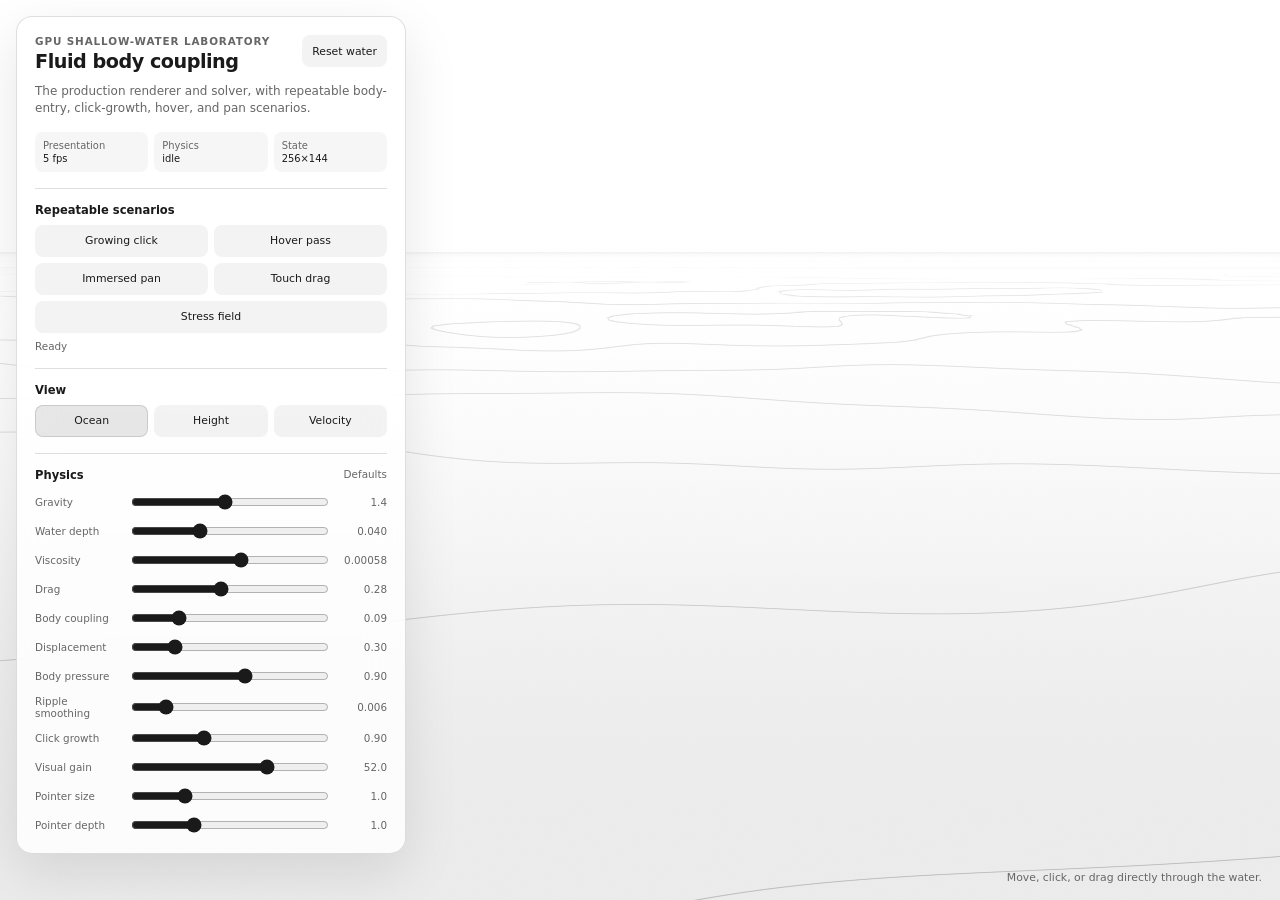
<file: water-lab.html>
<!doctype html>
<html lang="en">
<head>
    <meta charset="utf-8">
    <title>Shallow-water laboratory — Mert Dumenci</title>
    <meta name="viewport" content="width=device-width, initial-scale=1">
    <link rel="preconnect" href="https://rsms.me/">
    <link rel="stylesheet" href="https://rsms.me/inter/inter.css">
    <link rel="stylesheet" href="water-lab.css?v=20260812.2">
</head>
<body>
    <canvas class="ocean-canvas" aria-label="Interactive shallow-water simulation"></canvas>
    <script src="ocean.js?v=20260814.2" data-ocean-lab data-cfasync="false"></script>

    <aside class="lab-panel">
        <header class="lab-header">
            <div>
                <p class="eyebrow">GPU shallow-water laboratory</p>
                <h1>Fluid body coupling</h1>
            </div>
            <button class="quiet-button reset-fluid" type="button">Reset water</button>
        </header>

        <p class="lab-description">
            The production renderer and solver, with repeatable body-entry,
            click-growth, hover, and pan scenarios.
        </p>

        <dl class="metrics" aria-live="polite">
            <div><dt>Presentation</dt><dd data-metric="fps">—</dd></div>
            <div><dt>Physics</dt><dd data-metric="physics">—</dd></div>
            <div><dt>State</dt><dd data-metric="state">—</dd></div>
        </dl>

        <section class="lab-section">
            <h2>Repeatable scenarios</h2>
            <div class="scenario-grid">
                <button type="button" data-scenario="click">Growing click</button>
                <button type="button" data-scenario="hover">Hover pass</button>
                <button type="button" data-scenario="pan">Immersed pan</button>
                <button type="button" data-scenario="touch">Touch drag</button>
                <button type="button" data-scenario="stress">Stress field</button>
            </div>
            <p class="scenario-status" aria-live="polite">Ready</p>
        </section>

        <section class="lab-section">
            <h2>View</h2>
            <div class="view-grid" role="group" aria-label="Simulation view">
                <button type="button" data-view="0" aria-pressed="true">Ocean</button>
                <button type="button" data-view="1" aria-pressed="false">Height</button>
                <button type="button" data-view="2" aria-pressed="false">Velocity</button>
            </div>
        </section>

        <section class="lab-section physics-controls">
            <div class="section-heading">
                <h2>Physics</h2>
                <button class="text-button reset-parameters" type="button">Defaults</button>
            </div>
            <div class="control-list"></div>
        </section>
    </aside>

    <p class="interaction-hint">Move, click, or drag directly through the water.</p>
    <script src="water-lab.js?v=20260814.1" defer></script>
</body>
</html>
</file>
<file: water-lab.css>
:root {
    --bg: #ffffff;
    --text: #1a1a1a;
    --text-secondary: #666666;
    --border: rgba(26, 26, 26, 0.14);
    --panel: rgba(255, 255, 255, 0.82);
    font-family: 'Inter', system-ui, sans-serif;
    color: var(--text);
    background: var(--bg);
}

@media (prefers-color-scheme: dark) {
    :root {
        --bg: #111111;
        --text: #e8e8e8;
        --text-secondary: #888888;
        --border: rgba(232, 232, 232, 0.14);
        --panel: rgba(17, 17, 17, 0.82);
    }
}

* {
    box-sizing: border-box;
}

html,
body {
    width: 100%;
    height: 100%;
    min-height: 100%;
    margin: 0;
    overflow: hidden;
}

body {
    min-height: 100vh;
    overflow: hidden;
    background: var(--bg);
}

button,
input {
    font: inherit;
}

button {
    color: inherit;
}

.ocean-canvas {
    position: fixed;
    inset: 0;
    width: 100%;
    height: 100%;
}

.lab-panel {
    position: fixed;
    top: 16px;
    left: 16px;
    z-index: 2;
    width: min(390px, calc(100vw - 32px));
    max-height: calc(100vh - 32px);
    padding: 18px;
    overflow-y: auto;
    background: var(--panel);
    border: 1px solid var(--border);
    border-radius: 16px;
    box-shadow: 0 18px 54px rgba(0, 0, 0, 0.1);
    -webkit-backdrop-filter: blur(18px);
    backdrop-filter: blur(18px);
}

.lab-header,
.section-heading {
    display: flex;
    gap: 16px;
    align-items: flex-start;
    justify-content: space-between;
}

.eyebrow,
h1,
h2,
.lab-description,
.scenario-status,
.interaction-hint {
    margin: 0;
}

.eyebrow {
    color: var(--text-secondary);
    font-size: 0.65rem;
    font-weight: 600;
    letter-spacing: 0.085em;
    text-transform: uppercase;
}

h1 {
    margin-top: 3px;
    font-size: 1.2rem;
    font-weight: 600;
    letter-spacing: -0.025em;
}

h2 {
    font-size: 0.72rem;
    font-weight: 600;
}

.lab-description {
    margin-top: 10px;
    color: var(--text-secondary);
    font-size: 0.75rem;
    line-height: 1.45;
}

.metrics {
    display: grid;
    grid-template-columns: repeat(3, 1fr);
    gap: 6px;
    margin: 14px 0 0;
}

.metrics div {
    min-width: 0;
    padding: 8px;
    background: color-mix(in srgb, var(--text) 4%, transparent);
    border-radius: 8px;
}

.metrics dt,
.metrics dd {
    overflow: hidden;
    margin: 0;
    font-size: 0.62rem;
    text-overflow: ellipsis;
    white-space: nowrap;
}

.metrics dt {
    color: var(--text-secondary);
}

.metrics dd {
    margin-top: 2px;
    font-variant-numeric: tabular-nums;
}

.lab-section {
    margin-top: 16px;
    padding-top: 14px;
    border-top: 1px solid var(--border);
}

.scenario-grid,
.view-grid {
    display: grid;
    gap: 6px;
    margin-top: 8px;
}

.scenario-grid {
    grid-template-columns: repeat(2, minmax(0, 1fr));
}

.scenario-grid button:last-child:nth-child(odd) {
    grid-column: 1 / -1;
}

.view-grid {
    grid-template-columns: repeat(3, minmax(0, 1fr));
}

.scenario-grid button,
.view-grid button,
.quiet-button {
    min-height: 32px;
    padding: 0 9px;
    background: color-mix(in srgb, var(--text) 5%, transparent);
    border: 1px solid transparent;
    border-radius: 8px;
    cursor: pointer;
    font-size: 0.68rem;
}

.scenario-grid button:hover,
.scenario-grid button:focus-visible,
.view-grid button:hover,
.view-grid button:focus-visible,
.quiet-button:hover,
.quiet-button:focus-visible,
.view-grid button[aria-pressed='true'] {
    background: color-mix(in srgb, var(--text) 10%, transparent);
    border-color: var(--border);
    outline: none;
}

.quiet-button {
    flex: 0 0 auto;
}

.text-button {
    padding: 0;
    color: var(--text-secondary);
    background: none;
    border: 0;
    cursor: pointer;
    font-size: 0.65rem;
}

.scenario-status {
    min-height: 1em;
    margin-top: 7px;
    color: var(--text-secondary);
    font-size: 0.65rem;
}

.control-list {
    display: grid;
    gap: 9px;
    margin-top: 10px;
}

.control-row {
    display: grid;
    grid-template-columns: 86px minmax(0, 1fr) 52px;
    gap: 8px;
    align-items: center;
}

.control-row label,
.control-value {
    color: var(--text-secondary);
    font-size: 0.65rem;
}

.control-value {
    text-align: right;
    font-variant-numeric: tabular-nums;
}

input[type='range'] {
    width: 100%;
    accent-color: var(--text);
}

.interaction-hint {
    position: fixed;
    right: 18px;
    bottom: 16px;
    z-index: 1;
    color: var(--text-secondary);
    font-size: 0.68rem;
}

@media (max-width: 620px) {
    .lab-panel {
        max-height: min(58vh, 580px);
    }

    .interaction-hint {
        display: none;
    }
}
</file>
